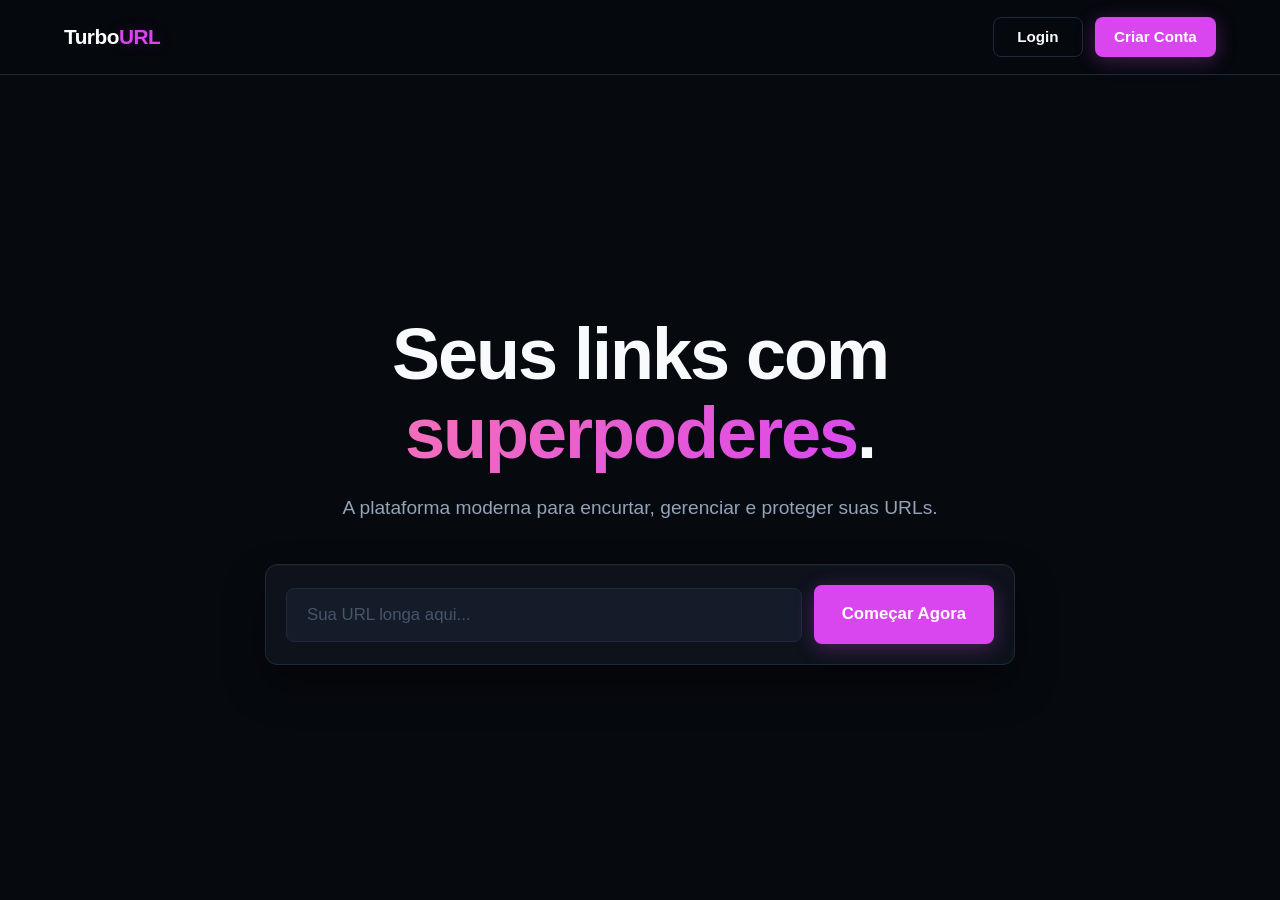
<file: index.html>
<!DOCTYPE html>
<html lang="pt-BR">

<head>
    <meta charset="UTF-8">
    <meta name="viewport" content="width=device-width, initial-scale=1.0">
    <title>TurboURL | Encurtador de URL</title>
    <link rel="stylesheet" href="style.css">
</head>

<body>

    <nav class="navbar">
        <a href="index.html" class="brand">
            Turbo<span>URL</span>
        </a>

        <div id="nav-actions"></div>
    </nav>

    <main class="container hero">

        <h1 class="hero-title animate">
            Seus links com
            <span>superpoderes</span>.
        </h1>

        <p class="hero-subtitle animate">
            A plataforma moderna para encurtar, gerenciar e proteger suas URLs.
        </p>

        <div class="hero-form">
            <div class="card hero-card animate">

                <input type="url" name="url" placeholder="Sua URL longa aqui..." class="form-control">

                <a href="register.html" class="btn btn-primary">
                    Começar Agora
                </a>

            </div>
        </div>

    </main>

    <div id="toast" class="toast"></div>

    <script src="script.js"></script>

</body>

</html>
</file>
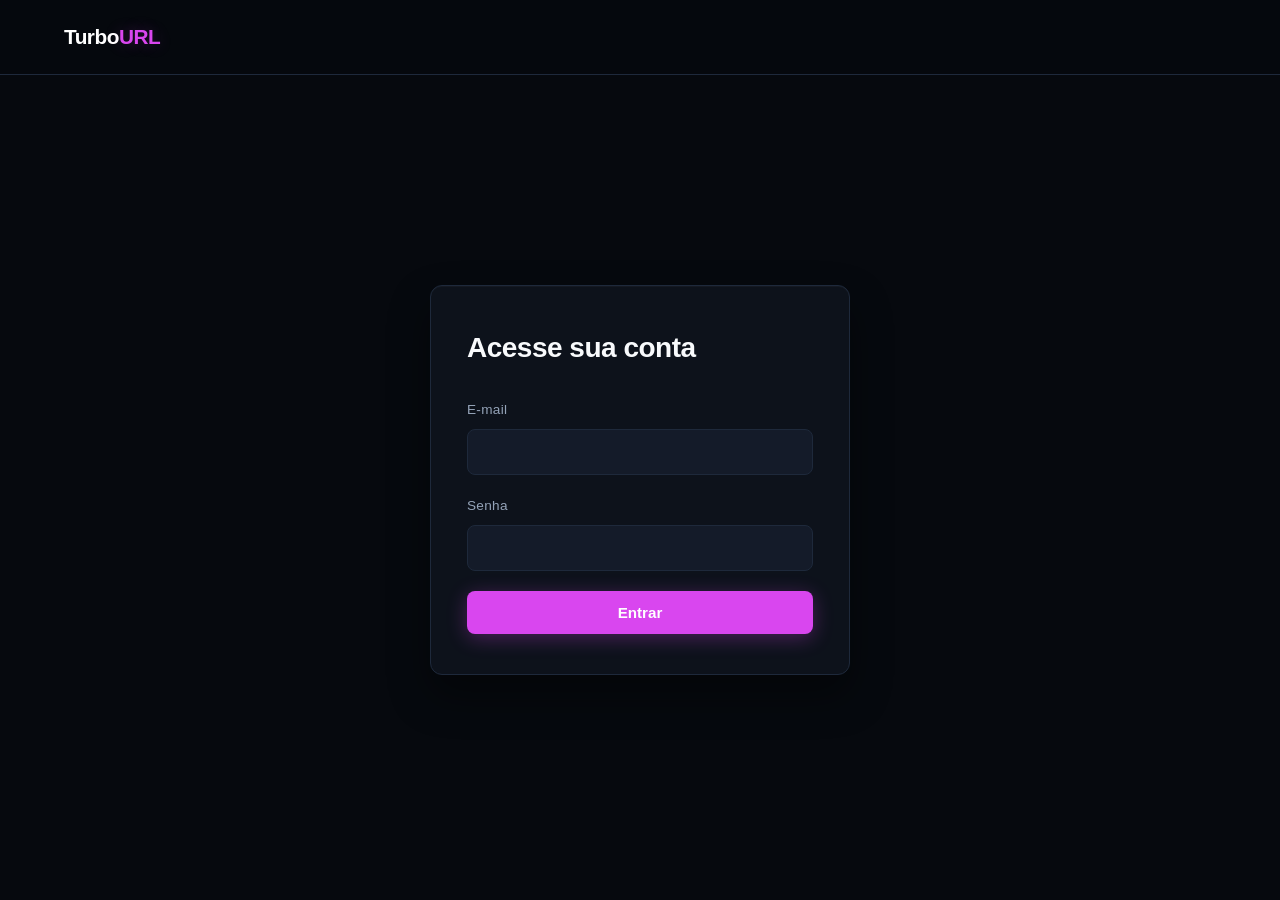
<file: dashboard.html>
<!DOCTYPE html>
<html lang="pt-BR">

<head>
    <meta charset="UTF-8">
    <meta name="viewport" content="width=device-width, initial-scale=1.0">
    <title>Dashboard | TurboURL</title>
    <link rel="stylesheet" href="style.css">
</head>

<body>
    <nav class="navbar">
        <a href="index.html" class="brand">Turbo<span>URL</span></a>
        <div id="nav-actions"></div>
    </nav>
    
    <main class="container dashboard-container">
        <h2 id="user-welcome">Olá!</h2>
        
        <div class="card">
            <h3>Novo Link</h3>
            <form onsubmit="Pages.shorten(event)" class="dashboard-form">
                <input type="url" name="url" placeholder="Sua URL longa aqui..." class="form-control" required>
                <select name="expiresIn" class="form-control">
                    <option value="1h">1 Hora</option>
                    <option value="6h">6 Horas</option>
                    <option value="12h">12 Horas</option>
                    <option value="1d">1 Dia</option>
                </select>
                <button type="submit" class="btn btn-primary">Encurtar</button>
            </form>
        </div>
        
        <h3>Seus Links</h3>
        <div id="links-list"></div>
        
        <div class="dashboard-footer">
            <a href="profile.html" class="btn btn-outline">Configurações de Conta</a>
        </div>
    </main>
    
    <div id="toast" class="toast"></div>
    <script src="script.js"></script>
</body>

</html>
</file>
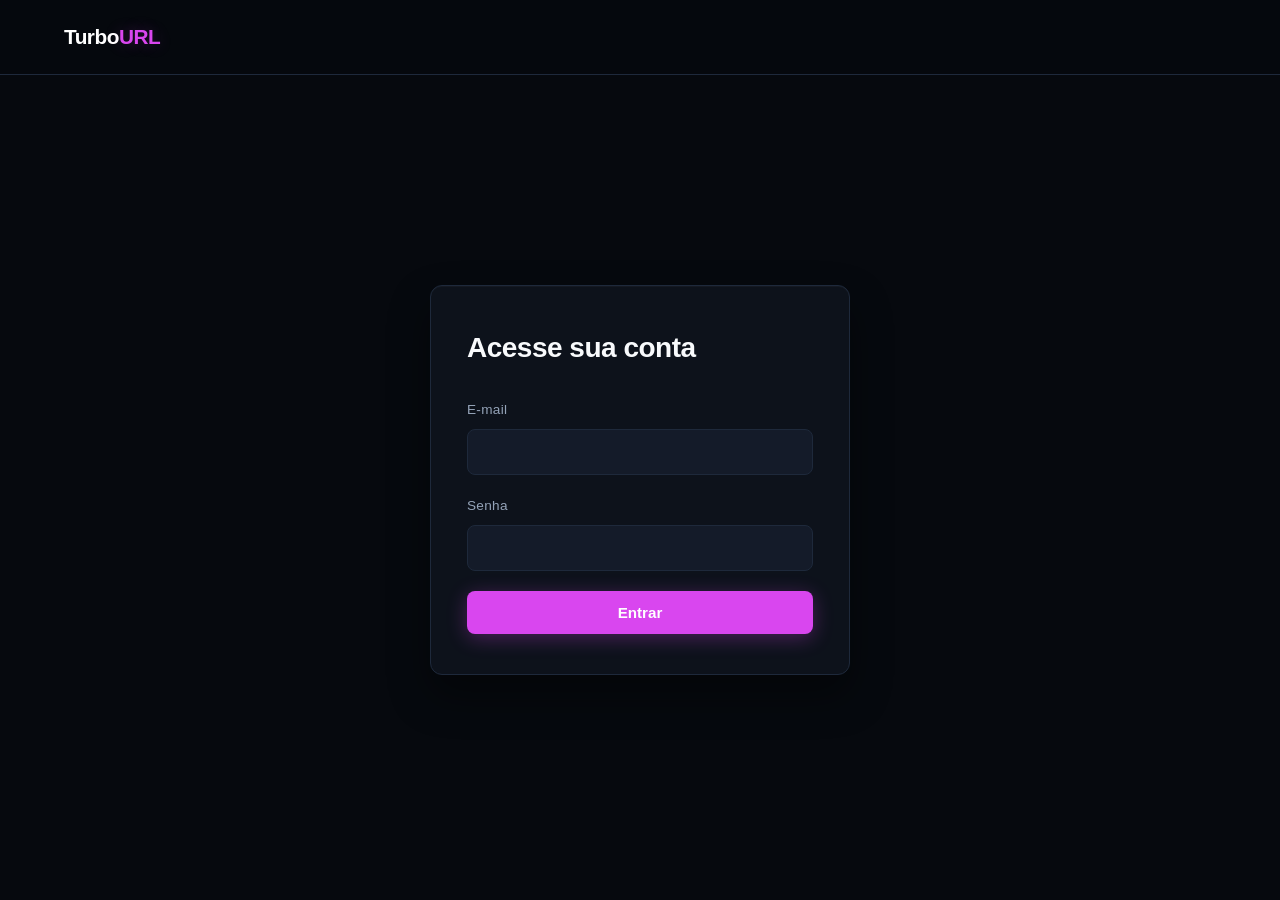
<file: login.html>
<!DOCTYPE html>
<html lang="pt-BR">

<head>
    <meta charset="UTF-8">
    <meta name="viewport" content="width=device-width, initial-scale=1.0">
    <title>Login | TurboURL</title>
    <link rel="stylesheet" href="style.css">
</head>

<body>
    <nav class="navbar">
        <a href="index.html" class="brand">Turbo<span>URL</span></a>
    </nav>
    
    <main class="auth-container">
        <div class="card auth-card animate">
            <h2>Acesse sua conta</h2>
            <form onsubmit="Pages.login(event)">
                <div>
                    <label>E-mail</label>
                    <input type="email" name="email" class="form-control" required>
                </div>
                <div>
                    <label>Senha</label>
                    <input type="password" name="password" class="form-control" required>
                </div>
                <button type="submit" class="btn btn-primary">Entrar</button>
            </form>
        </div>
    </main>
    
    <div id="toast" class="toast"></div>
    <script src="script.js"></script>
</body>

</html>
</file>
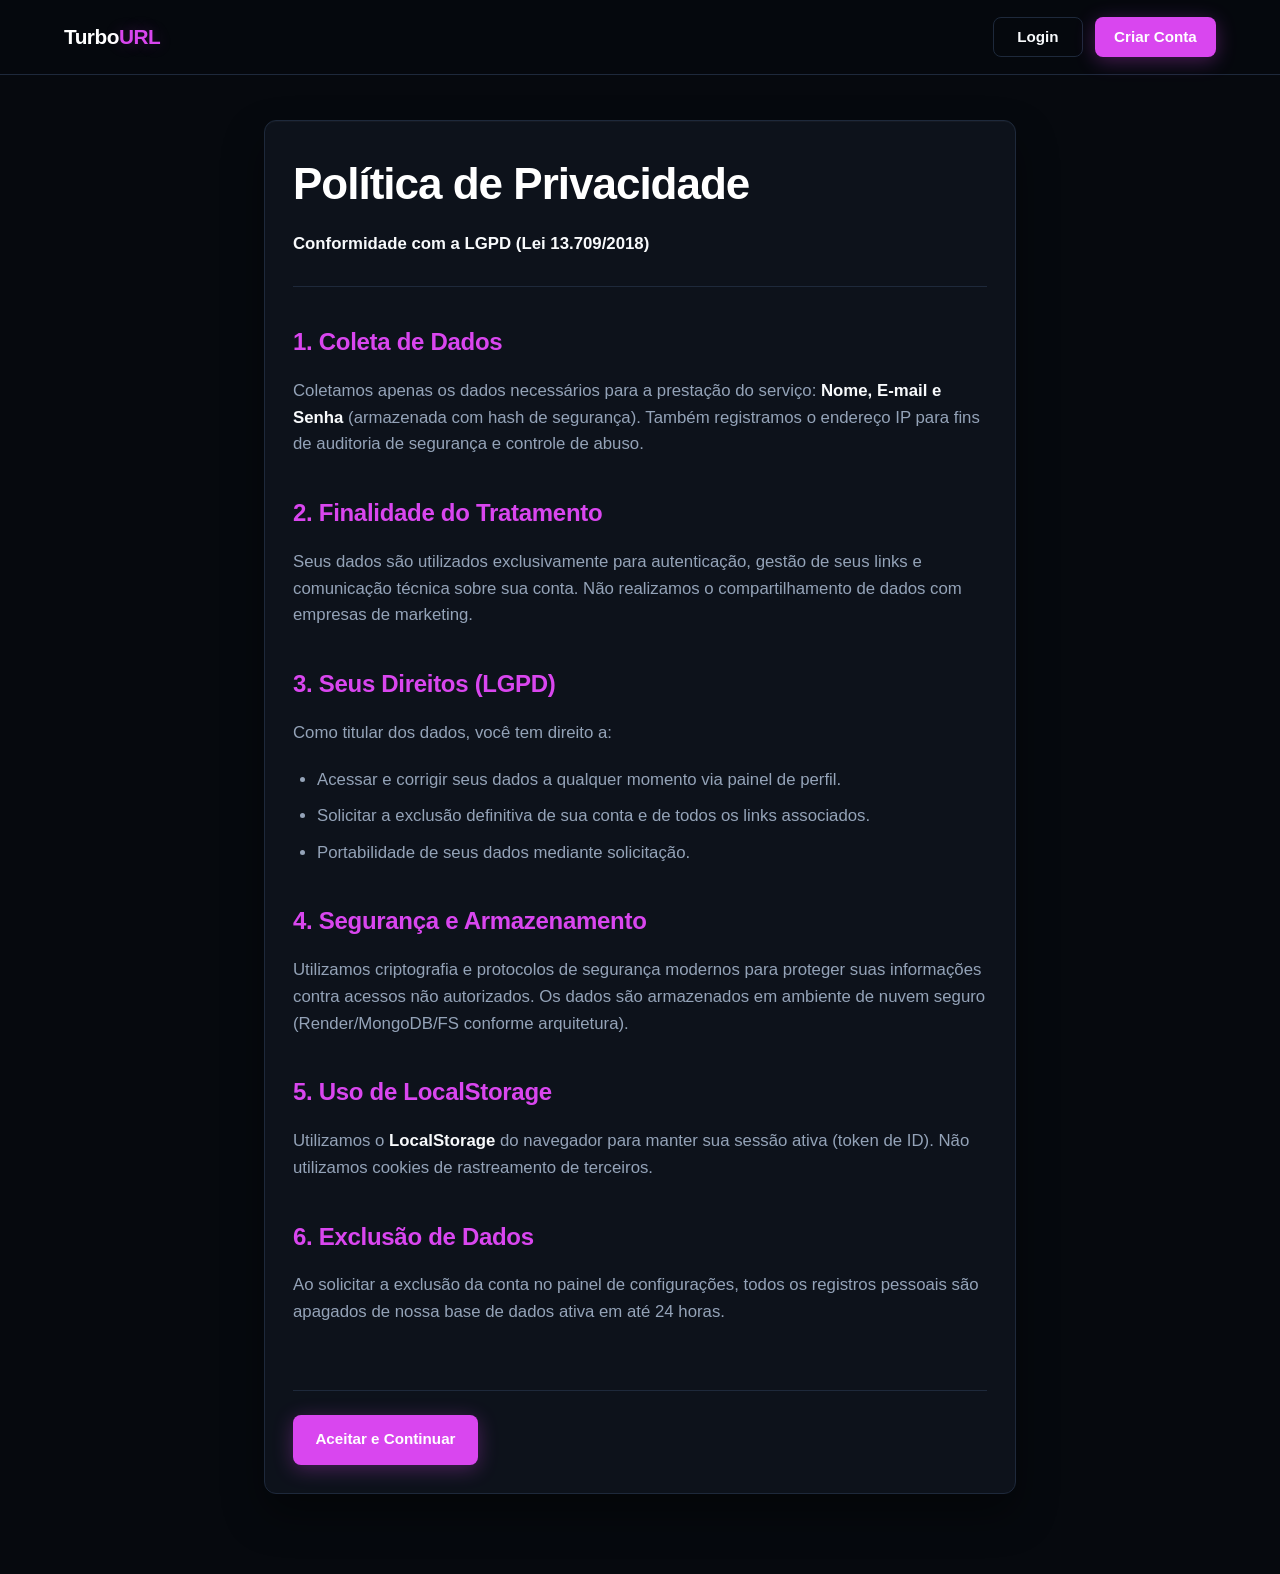
<file: privacy.html>
<!DOCTYPE html>
<html lang="pt-BR">

<head>
    <meta charset="UTF-8">
    <meta name="viewport" content="width=device-width, initial-scale=1.0">
    <title>Políticas de Privacidade | TurboURL</title>
    <link rel="stylesheet" href="style.css">
</head>

<body>
    <nav class="navbar">
        <a href="index.html" class="brand">Turbo<span>URL</span></a>
        <div id="nav-actions">
            <a href="register.html" class="btn btn-outline">Voltar ao Registro</a>
        </div>
    </nav>

    <main class="container animate legal-container">
        <div class="card legal-content">
            <h1 class="legal-title">Política de Privacidade</h1>
            <p><strong>Conformidade com a LGPD (Lei 13.709/2018)</strong></p>

            <hr class="form-divider">

            <h2>1. Coleta de Dados</h2>
            <p>Coletamos apenas os dados necessários para a prestação do serviço: <strong>Nome, E-mail e Senha</strong>
                (armazenada com hash de segurança). Também registramos o endereço IP para fins de auditoria de segurança
                e controle de abuso.</p>

            <h2>2. Finalidade do Tratamento</h2>
            <p>Seus dados são utilizados exclusivamente para autenticação, gestão de seus links e comunicação técnica
                sobre sua conta. Não realizamos o compartilhamento de dados com empresas de marketing.</p>

            <h2>3. Seus Direitos (LGPD)</h2>
            <p>Como titular dos dados, você tem direito a:</p>
            <ul class="legal-list">
                <li>Acessar e corrigir seus dados a qualquer momento via painel de perfil.</li>
                <li>Solicitar a exclusão definitiva de sua conta e de todos os links associados.</li>
                <li>Portabilidade de seus dados mediante solicitação.</li>
            </ul>

            <h2>4. Segurança e Armazenamento</h2>
            <p>Utilizamos criptografia e protocolos de segurança modernos para proteger suas informações contra acessos
                não autorizados. Os dados são armazenados em ambiente de nuvem seguro (Render/MongoDB/FS conforme
                arquitetura).</p>

            <h2>5. Uso de LocalStorage</h2>
            <p>Utilizamos o <strong>LocalStorage</strong> do navegador para manter sua sessão ativa (token de ID). Não
                utilizamos cookies de rastreamento de terceiros.</p>

            <h2>6. Exclusão de Dados</h2>
            <p>Ao solicitar a exclusão da conta no painel de configurações, todos os registros pessoais são apagados de
                nossa base de dados ativa em até 24 horas.</p>

            <div class="legal-footer">
                <a href="register.html" class="btn btn-primary">Aceitar e Continuar</a>
            </div>
        </div>
    </main>

    <div id="toast" class="toast"></div>
    <script src="script.js"></script>
</body>

</html>
</file>
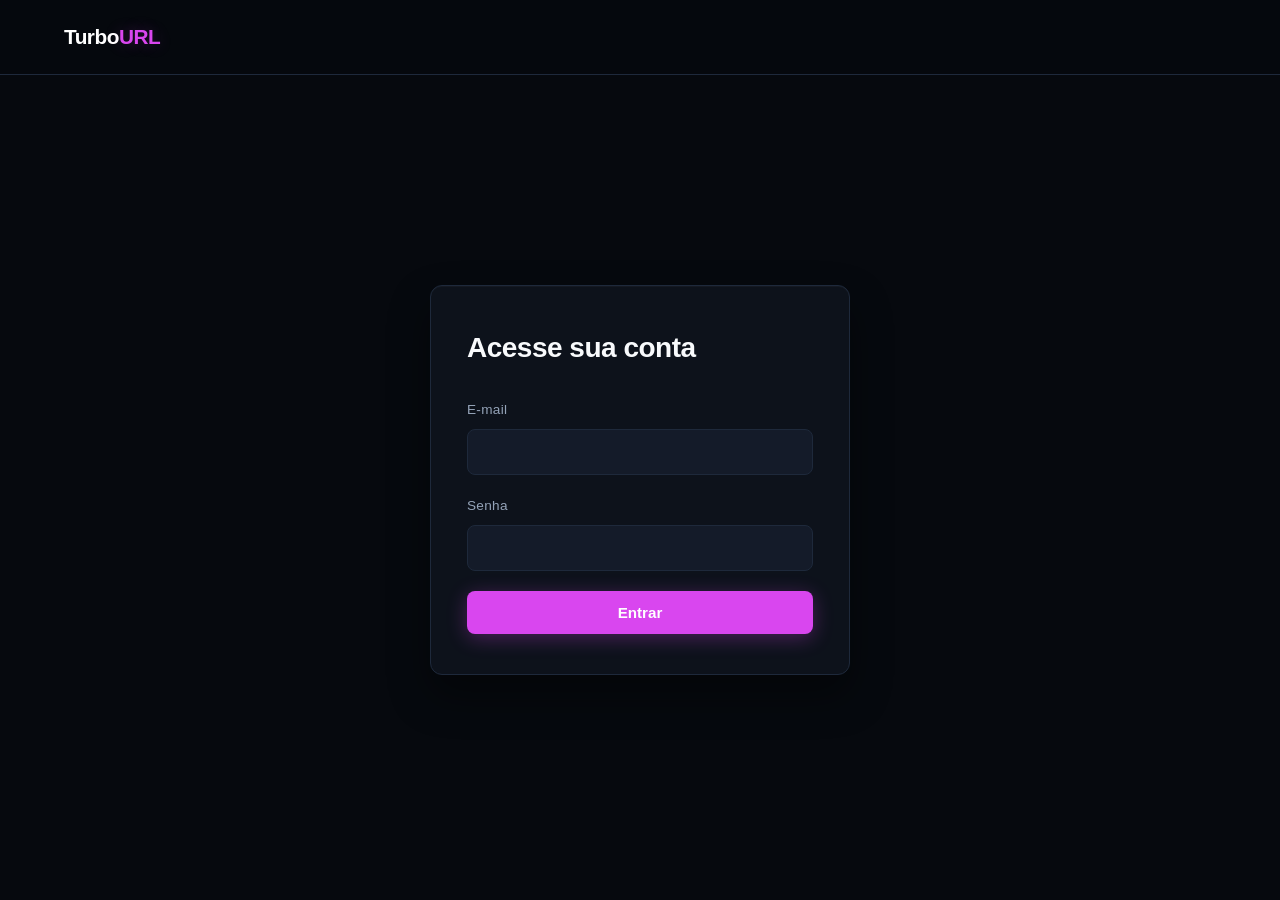
<file: profile.html>
<!DOCTYPE html>
<html lang="pt-BR">

<head>
    <meta charset="UTF-8">
    <meta name="viewport" content="width=device-width, initial-scale=1.0">
    <title>Perfil | TurboURL</title>
    <link rel="stylesheet" href="style.css">
</head>

<body>
    <nav class="navbar">
        <a href="index.html" class="brand">Turbo<span>URL</span></a>
        <div id="nav-actions"></div>
    </nav>
    
    <main class="auth-container">
        <div class="card auth-card animate">
            <h2>Configurações</h2>
            <form id="profile-form" onsubmit="Pages.updateProfile(event)">
                <div>
                    <label>Nome</label>
                    <input type="text" name="name" class="form-control">
                </div>
                <div>
                    <label>E-mail</label>
                    <input type="email" name="email" class="form-control">
                </div>
                <div>
                    <label>Nova Senha (opcional)</label>
                    <input type="password" name="password" class="form-control">
                </div>
                <button type="submit" class="btn btn-primary btn-full">Salvar Alterações</button>
            </form>
            <hr class="form-divider">
            <button onclick="Pages.deleteAccount()" class="btn btn-danger btn-full">Excluir Conta Permanentemente</button>
        </div>
    </main>
    
    <div id="toast" class="toast"></div>
    <script src="script.js"></script>
</body>

</html>
</file>
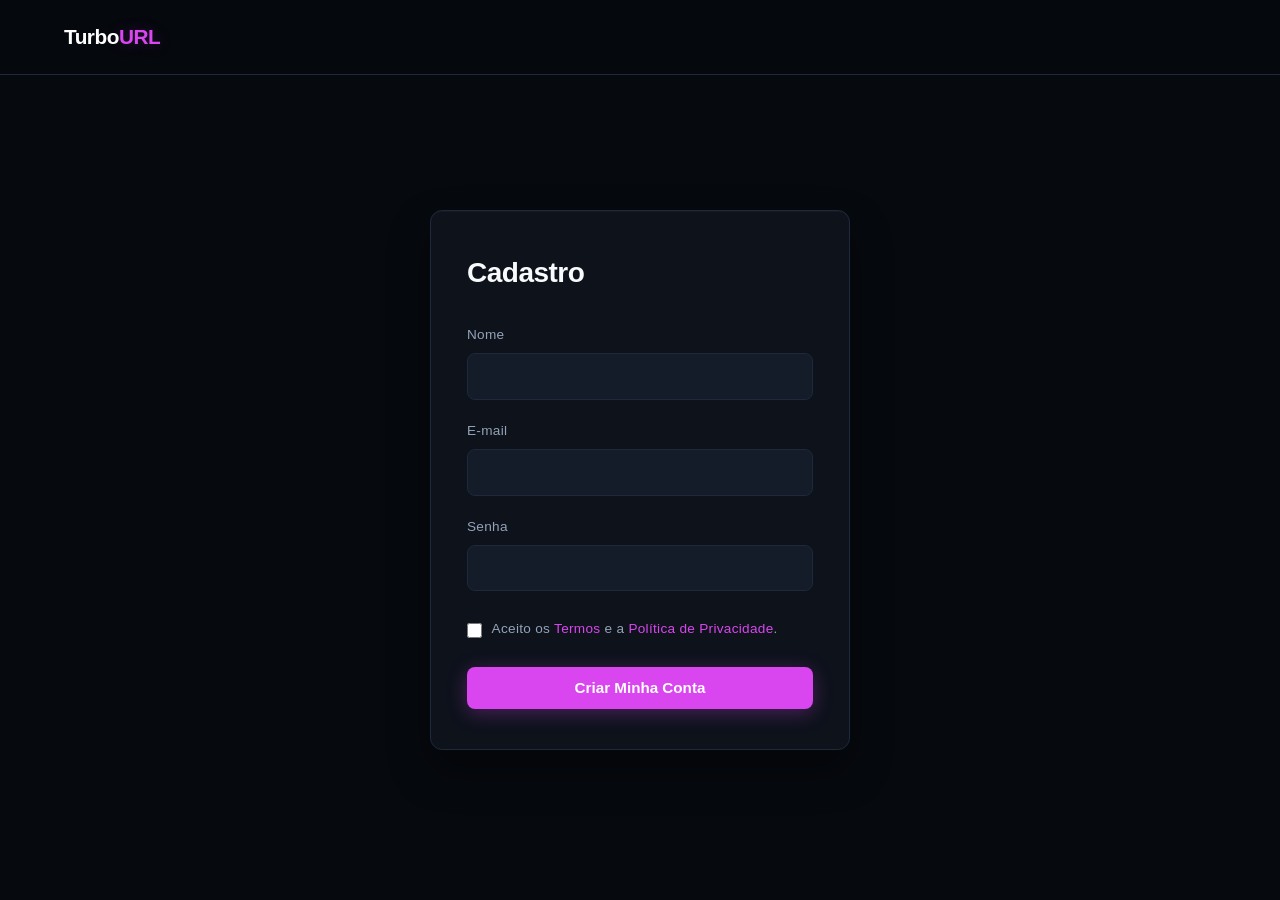
<file: register.html>
<!DOCTYPE html>
<html lang="pt-BR">

<head>
    <meta charset="UTF-8">
    <meta name="viewport" content="width=device-width, initial-scale=1.0">
    <title>Criar Conta | TurboURL</title>
    <link rel="stylesheet" href="style.css">
</head>

<body>
    <nav class="navbar">
        <a href="index.html" class="brand">Turbo<span>URL</span></a>
    </nav>
    
    <main class="auth-container">
        <div class="card auth-card animate">
            <h2>Cadastro</h2>
            <form onsubmit="Pages.register(event)">
                <div>
                    <label>Nome</label>
                    <input type="text" name="name" class="form-control" required>
                </div>
                <div>
                    <label>E-mail</label>
                    <input type="email" name="email" class="form-control" required>
                </div>
                <div>
                    <label>Senha</label>
                    <input type="password" name="password" class="form-control" required>
                </div>
                <div class="auth-checkbox">
                    <input type="checkbox" id="lgpd" required>
                    <label for="lgpd" style="margin-bottom: 0;">Aceito os <a href="terms.html">Termos</a> e a <a href="privacy.html">Política de Privacidade</a>.</label>
                </div>
                <button type="submit" class="btn btn-primary">Criar Minha Conta</button>
            </form>
        </div>
    </main>
    
    <div id="toast" class="toast"></div>
    <script src="script.js"></script>
</body>

</html>
</file>
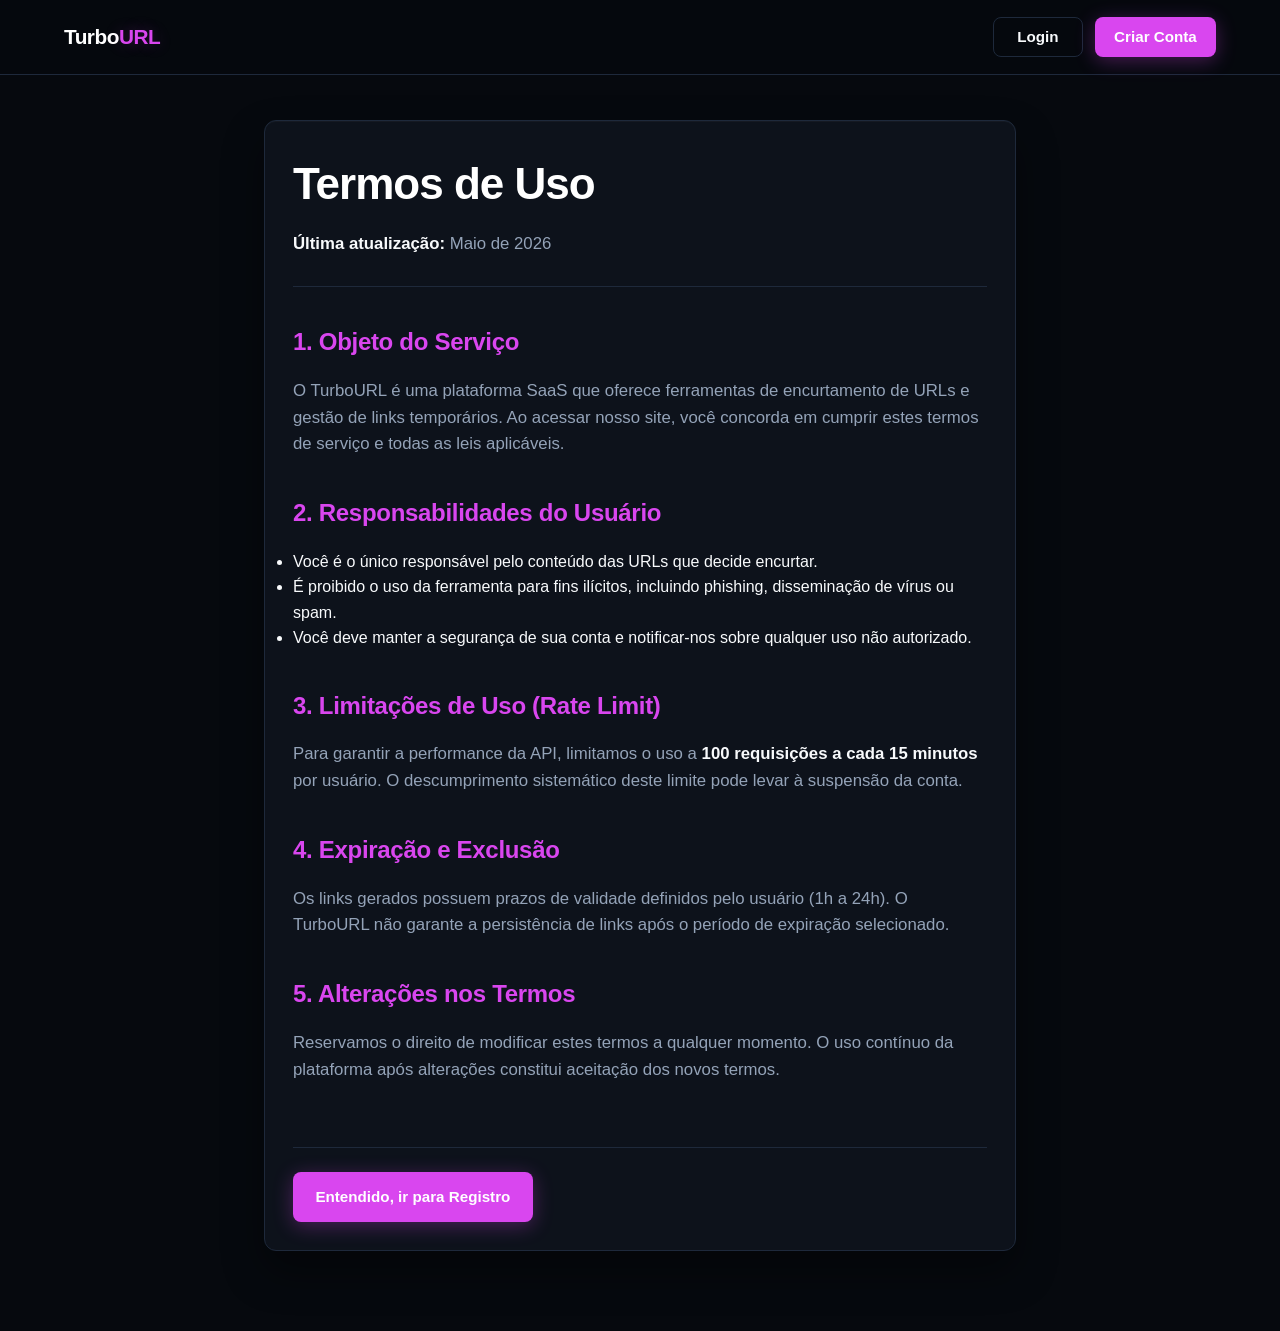
<file: terms.html>
<!DOCTYPE html>
<html lang="pt-BR">

<head>
    <meta charset="UTF-8">
    <meta name="viewport" content="width=device-width, initial-scale=1.0">
    <title>Termos de Uso | TurboURL</title>
    <link rel="stylesheet" href="style.css">
</head>

<body>
    <nav class="navbar">
        <a href="index.html" class="brand">Turbo<span>URL</span></a>
        <div id="nav-actions">
            <a href="register.html" class="btn btn-outline">Voltar ao Registro</a>
        </div>
    </nav>

    <main class="container animate legal-container">
        <div class="card legal-content">
            <h1 class="legal-title">Termos de Uso</h1>
            <p><strong>Última atualização:</strong> Maio de 2026</p>

            <hr class="form-divider">

            <h2>1. Objeto do Serviço</h2>
            <p>O TurboURL é uma plataforma SaaS que oferece ferramentas de encurtamento de URLs e gestão de links
                temporários. Ao acessar nosso site, você concorda em cumprir estes termos de serviço e todas as leis
                aplicáveis.</p>

            <h2>2. Responsabilidades do Usuário</h2>
            <ul>
                <li>Você é o único responsável pelo conteúdo das URLs que decide encurtar.</li>
                <li>É proibido o uso da ferramenta para fins ilícitos, incluindo phishing, disseminação de vírus ou
                    spam.</li>
                <li>Você deve manter a segurança de sua conta e notificar-nos sobre qualquer uso não autorizado.</li>
            </ul>

            <h2>3. Limitações de Uso (Rate Limit)</h2>
            <p>Para garantir a performance da API, limitamos o uso a <strong>100 requisições a cada 15 minutos</strong>
                por usuário. O descumprimento sistemático deste limite pode levar à suspensão da conta.</p>

            <h2>4. Expiração e Exclusão</h2>
            <p>Os links gerados possuem prazos de validade definidos pelo usuário (1h a 24h). O TurboURL não garante a
                persistência de links após o período de expiração selecionado.</p>

            <h2>5. Alterações nos Termos</h2>
            <p>Reservamos o direito de modificar estes termos a qualquer momento. O uso contínuo da plataforma após
                alterações constitui aceitação dos novos termos.</p>

            <div class="legal-footer">
                <a href="register.html" class="btn btn-primary">Entendido, ir para Registro</a>
            </div>
        </div>
    </main>

    <div id="toast" class="toast"></div>
    <script src="script.js"></script>
</body>

</html>
</file>
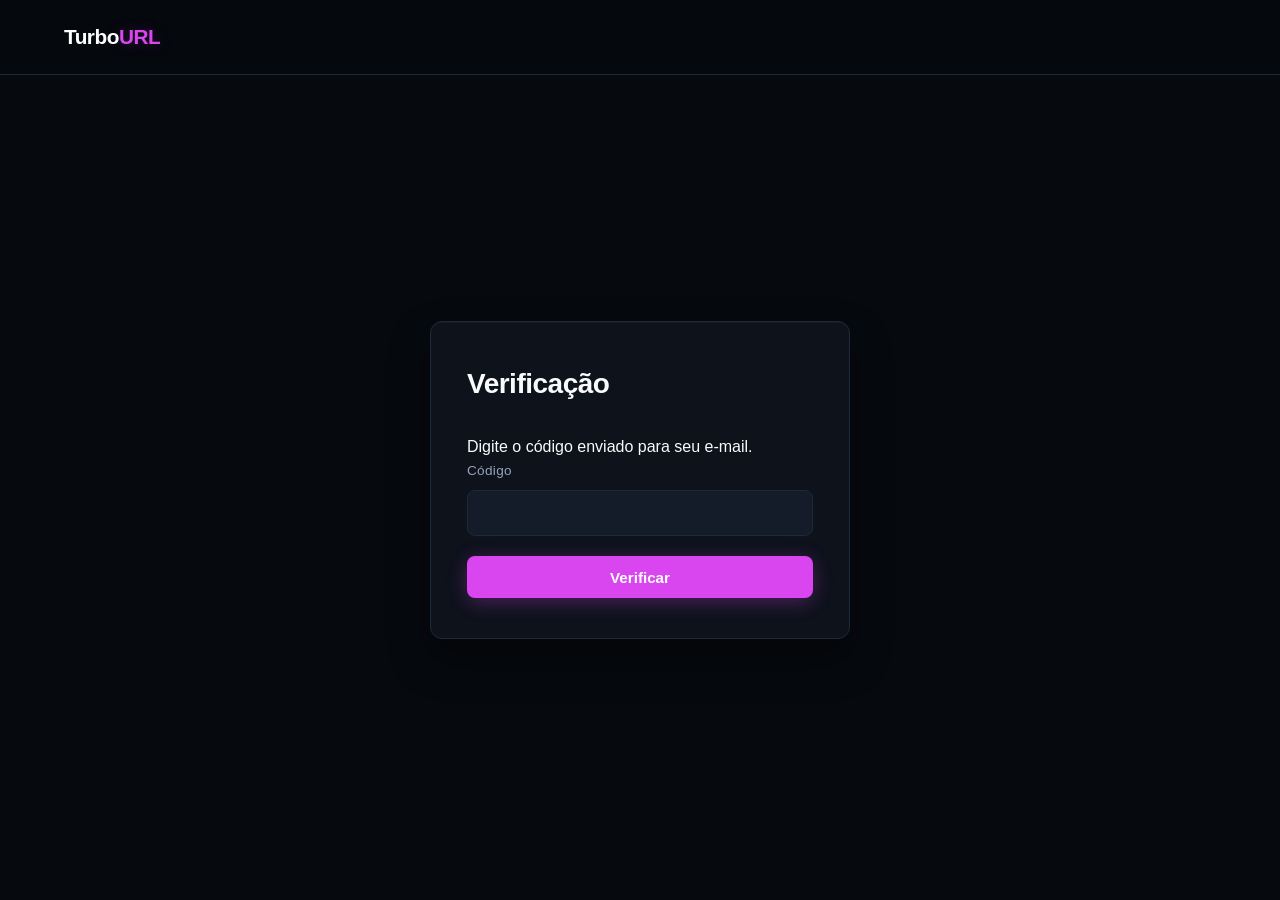
<file: verify.html>
<!DOCTYPE html>
<html lang="pt-BR">

<head>
    <meta charset="UTF-8">
    <meta name="viewport" content="width=device-width, initial-scale=1.0">
    <title>Verificar Login | TurboURL</title>
    <link rel="stylesheet" href="style.css">
</head>

<body>

    <nav class="navbar">
        <a href="index.html" class="brand">
            Turbo<span>URL</span>
        </a>
    </nav>

    <main class="auth-container">
        <div class="card auth-card animate">

            <h2>Verificação</h2>

            <p>
                Digite o código enviado para seu e-mail.
            </p>

            <form onsubmit="Pages.verifyLogin(event)">

                <div>
                    <label>Código</label>

                    <input type="text" name="code" class="form-control" required>
                </div>

                <button type="submit" class="btn btn-primary">
                    Verificar
                </button>

            </form>

        </div>
    </main>

    <div id="toast" class="toast"></div>

    <script src="script.js"></script>

</body>

</html>
</file>
<file: style.css>
/* ==========================================================================
   VARIÁVEIS DE SISTEMA (DESIGN SYSTEM)
   ========================================================================== */
:root {
    --bg-main: #06090E;
    --bg-card: #0D121B;
    --bg-input: #141B29;
    
    /* Cores Principais - Tom Fúcsia Neon Refinado */
    --primary: #D946EF;
    --primary-hover: #C026D3;
    --primary-glow: rgba(217, 70, 239, 0.25);
    
    /* Tipografia e Textos */
    --text-main: #F8FAFC;
    --text-muted: #94A3B8; /* Melhoria de contraste para acessibilidade */
    
    /* Estados de Feedback */
    --danger: #EF4444;
    --danger-hover: #DC2626;
    --success: #10B981;
    
    /* Estruturais */
    --border: #1E293B;
    --border-hover: #334155;
    --radius: 12px;
    --radius-sm: 8px;
    --transition: all 0.25s cubic-bezier(0.4, 0, 0.2, 1);
}

/* ==========================================================================
   RESETS E CONFIGURAÇÕES GERAIS
   ========================================================================== */
* {
    margin: 0;
    padding: 0;
    box-sizing: border-box;
    font-family: 'Inter', sans-serif;
    -webkit-font-smoothing: antialiased;
    -moz-osx-font-smoothing: grayscale;
}

html {
    font-size: 16px;
    scroll-behavior: smooth;
}

body {
    background: var(--bg-main);
    color: var(--text-main);
    line-height: 1.6;
    min-height: 100vh;
    overflow-x: hidden;
}

/* Scrollbar Personalizada */
::-webkit-scrollbar {
    width: 8px;
    height: 8px;
}

::-webkit-scrollbar-track {
    background: var(--bg-main);
}

::-webkit-scrollbar-thumb {
    background: var(--border);
    border-radius: 999px;
    border: 2px solid var(--bg-main);
}

::-webkit-scrollbar-thumb:hover {
    background: var(--primary);
}

/* ==========================================================================
   COMPONENTES GLOBAIS (NAVBAR, CARDS, INPUTS, BOTÕES)
   ========================================================================== */

/* Navbar */
.navbar {
    position: fixed;
    top: 0;
    left: 0;
    width: 100%;
    height: 75px;
    background: rgba(6, 9, 14, 0.8);
    backdrop-filter: blur(16px);
    -webkit-backdrop-filter: blur(16px);
    border-bottom: 1px solid var(--border);
    display: flex;
    align-items: center;
    justify-content: space-between;
    padding: 0 5%;
    z-index: 1000;
}

.brand {
    text-decoration: none;
    color: #FFFFFF;
    font-size: 1.3rem;
    font-weight: 800;
    letter-spacing: -0.5px;
    transition: var(--transition);
}

.brand span {
    color: var(--primary);
    text-shadow: 0 0 15px var(--primary-glow);
}

.brand:hover {
    opacity: 0.95;
    transform: scale(1.02);
}

#nav-actions {
    display: flex;
    align-items: center;
    gap: 12px;
}

#nav-actions .btn {
    padding: 0.65rem 1.2rem;
    font-size: 0.95rem;
    white-space: nowrap;
    min-width: 90px; /* Garante que botões menores como 'Sair' fiquem do mesmo tamanho de 'Painel' */
    height: 40px;
}

/* Layout Container */
.container {
    width: 100%;
    max-width: 1200px;
    margin: 0 auto;
    padding: 0 1.5rem;
}

/* Cards */
.card {
    background: var(--bg-card);
    border: 1px solid var(--border);
    border-radius: var(--radius);
    padding: 1.75rem;
    box-shadow: 0 20px 40px rgba(0, 0, 0, 0.4), inset 0 1px 0 rgba(255, 255, 255, 0.03);
    transition: border-color 0.3s ease;
}

.card:hover {
    border-color: var(--border-hover);
}

/* Inputs e Controles de Formulário */
.form-control {
    width: 100%;
    padding: 0.85rem 1.1rem;
    background: var(--bg-input);
    border: 1px solid var(--border);
    border-radius: var(--radius-sm);
    color: #FFFFFF;
    font-size: 0.95rem;
    transition: var(--transition);
}

.form-control::placeholder {
    color: #475569;
}

.form-control:hover {
    border-color: var(--border-hover);
}

.form-control:focus {
    outline: none;
    border-color: var(--primary);
    background: calc(var(--bg-input) + #030303);
    box-shadow: 0 0 0 4px var(--primary-glow);
}

/* Fix definitivo de preenchimento automático (Autofill dos Navegadores) */
input:-webkit-autofill,
input:-webkit-autofill:hover, 
input:-webkit-autofill:focus, 
input:-webkit-autofill:active {
    -webkit-box-shadow: 0 0 0 100px var(--bg-input) inset !important;
    -webkit-text-fill-color: var(--text-main) !important;
    transition: background-color 5000s ease-in-out 0s;
}

/* Botões */
.btn {
    display: inline-flex;
    align-items: center;
    justify-content: center;
    text-decoration: none;
    border: none;
    border-radius: var(--radius-sm);
    cursor: pointer;
    font-weight: 600;
    font-size: 0.95rem;
    transition: var(--transition);
    padding: 0.8rem 1.4rem;
}

.btn-primary {
    background: var(--primary);
    color: #FFFFFF;
    box-shadow: 0 4px 20px rgba(217, 70, 239, 0.3);
}

.btn-primary:hover:not(:disabled) {
    background: var(--primary-hover);
    transform: translateY(-1px);
    box-shadow: 0 6px 24px rgba(217, 70, 239, 0.45);
}

.btn-primary:active:not(:disabled) {
    transform: translateY(0);
}

.btn-primary:disabled {
    opacity: 0.5;
    cursor: not-allowed;
}

.btn-outline {
    background: transparent;
    border: 1px solid var(--border);
    color: var(--text-main);
}

.btn-outline:hover {
    border-color: var(--primary);
    color: var(--primary);
    background: rgba(217, 70, 239, 0.05);
}

.btn-danger {
    background: transparent;
    color: var(--danger);
    border: 1px solid rgba(239, 68, 68, 0.4);
}

.btn-danger:hover {
    background: var(--danger);
    border-color: var(--danger);
    color: #FFFFFF;
    box-shadow: 0 4px 15px rgba(239, 68, 68, 0.2);
}

.btn-full {
    width: 100%;
}

.form-divider {
    border: 0;
    border-top: 1px solid var(--border);
    margin: 1.75rem 0;
}

/* ==========================================================================
   PÁGINAS ESPECÍFICAS
   ========================================================================== */

/* Landing Page / Hero Section */
.hero {
    min-height: 100vh;
    display: flex;
    flex-direction: column;
    justify-content: center;
    align-items: center;
    text-align: center;
    padding-top: 80px;
}

.hero-title {
    width: 100%;
    max-width: 900px;
    font-size: clamp(2.5rem, 7vw, 4.5rem);
    font-weight: 800;
    letter-spacing: -2px;
    line-height: 1.1;
    margin-bottom: 1.25rem;
}

.hero-title span {
    color: var(--primary);
    background: linear-gradient(135deg, #F472B6 0%, var(--primary) 100%);
    background-clip: text;
    -webkit-text-fill-color: transparent;
}

.hero-subtitle {
    max-width: 600px;
    font-size: clamp(1rem, 2vw, 1.2rem);
    color: var(--text-muted);
    margin-bottom: 2.5rem;
}

.hero-form {
    width: 100%;
    display: flex;
    justify-content: center;
}

.hero-card {
    width: min(750px, 100%);
    display: flex;
    align-items: center;
    gap: 12px;
    padding: 1.25rem;
}

.hero-card .form-control {
    flex: 1;
    padding: 1rem 1.25rem;
    font-size: 1.05rem;
}

.hero-card .btn {
    padding: 1rem 1.75rem;
    font-size: 1.05rem;
}

/* Autenticação (Login, Cadastro e Configurações de Perfil) */
.auth-container {
    min-height: 100vh;
    display: flex;
    flex-direction: column;
    justify-content: center;
    align-items: center;
    padding: 100px 1.5rem 40px;
}

.auth-card {
    width: 100%;
    max-width: 420px;
    padding: 2.5rem 2.25rem;
}

.auth-card h2 {
    margin-bottom: 1.75rem;
    font-size: 1.75rem;
    font-weight: 700;
    letter-spacing: -0.5px;
}

.auth-card form {
    display: flex;
    flex-direction: column;
    gap: 1.25rem;
}

.auth-card label {
    display: block;
    font-size: 0.85rem;
    font-weight: 500;
    margin-bottom: 0.5rem;
    color: var(--text-muted);
    letter-spacing: 0.3px;
}

.auth-checkbox {
    display: flex;
    align-items: flex-start;
    gap: 0.6rem;
    font-size: 0.85rem;
    color: var(--text-muted);
    margin: 0.5rem 0;
    line-height: 1.4;
}

.auth-checkbox input[type="checkbox"] {
    margin-top: 0.2rem;
    accent-color: var(--primary);
    cursor: pointer;
    width: 15px;
    height: 15px;
}

.auth-checkbox a {
    color: var(--primary);
    text-decoration: none;
    font-weight: 500;
}

.auth-checkbox a:hover {
    text-decoration: underline;
}

/* Dashboard */
.dashboard-container {
    padding-top: 110px;
    max-width: 1000px; /* Evita que o painel estique indefinidamente em telas gigantes */
}

.dashboard-container h2 {
    margin-bottom: 1.75rem;
    font-size: 2rem;
    font-weight: 700;
    letter-spacing: -0.5px;
}

.dashboard-container h3 {
    margin-bottom: 1.25rem;
    font-size: 1.25rem;
    font-weight: 600;
    color: var(--text-main);
}

.dashboard-container .card {
    margin-bottom: 2.5rem;
}

.dashboard-form {
    display: flex;
    gap: 12px;
    align-items: flex-end;
}

.dashboard-form .form-control {
    flex: 2;
}

.dashboard-form select.form-control {
    flex: 1;
    min-width: 140px;
    cursor: pointer;
    appearance: none;
    background-image: url("data:image/svg+xml,%3Csvg xmlns='http://www.w3.org/2000/svg' fill='none' viewBox='0 0 24 24' stroke='%2394a3b8'%3E%3Cpath stroke-linecap='round' stroke-linejoin='round' stroke-width='2' d='M19 9l-7 7-7-7'/%3E%3C/svg%3E");
    background-repeat: no-repeat;
    background-position: right 1rem center;
    background-size: 1.2rem;
    padding-right: 2.5rem;
}

.dashboard-form .btn {
    padding: 0.85rem 1.75rem;
}

.dashboard-footer {
    margin-top: 3rem;
    padding-bottom: 3rem;
}

/* Listagem de Links Encurtados */
.link-item {
    background: var(--bg-card);
    border: 1px solid var(--border);
    border-radius: var(--radius);
    padding: 1.25rem 1.5rem;
    margin-bottom: 1rem;
    display: flex;
    justify-content: space-between;
    align-items: center;
    box-shadow: 0 4px 12px rgba(0,0,0,0.1);
    transition: var(--transition);
}

.link-item:hover {
    border-color: var(--border-hover);
    transform: translateX(2px);
}

/* Páginas Legais (Termos de Uso e Políticas) */
.legal-container {
    padding-top: 120px;
    padding-bottom: 80px;
    max-width: 800px;
}

.legal-title {
    font-size: 2.75rem;
    font-weight: 800;
    letter-spacing: -1px;
    margin-bottom: 0.75rem;
    color: #FFFFFF;
}

.legal-content h2 {
    color: var(--primary);
    margin: 2.25rem 0 1rem;
    font-size: 1.5rem;
    font-weight: 700;
    letter-spacing: -0.3px;
}

.legal-content p {
    margin-bottom: 1.25rem;
    color: var(--text-muted);
    font-size: 1.05rem;
}

.legal-content strong {
    color: var(--text-main);
}

.legal-list {
    color: var(--text-muted);
    margin-left: 1.5rem;
    margin-bottom: 1.5rem;
}

.legal-list li {
    margin-bottom: 0.6rem;
    font-size: 1.05rem;
}

.legal-footer {
    margin-top: 4rem;
    border-top: 1px solid var(--border);
    padding-top: 1.5rem;
}

/* ==========================================================================
   SISTEMA DE FEEDBACK (TOASTS) E ANIMAÇÕES
   ========================================================================== */

/* Componente Toast */
.toast {
    position: fixed;
    right: 24px;
    bottom: 24px;
    padding: 1rem 1.75rem;
    border-radius: var(--radius-sm);
    background: var(--bg-card);
    border: 1px solid var(--border);
    color: #FFFFFF;
    font-weight: 600;
    font-size: 0.95rem;
    opacity: 0;
    transform: translateY(20px) scale(0.95);
    transition: all 0.3s cubic-bezier(0.34, 1.56, 0.64, 1);
    z-index: 10000;
    box-shadow: 0 12px 32px rgba(0, 0, 0, 0.5), 0 0 0 1px rgba(255, 255, 255, 0.05);
}

.toast.show {
    opacity: 1;
    transform: translateY(0) scale(1);
}

/* Micro-Animações de entrada */
@keyframes fadeIn {
    from {
        opacity: 0;
        transform: translateY(14px);
    }
    to {
        opacity: 1;
        transform: translateY(0);
    }
}

.animate {
    animation: fadeIn .45s cubic-bezier(0.215, 0.610, 0.355, 1) forwards;
}

/* ==========================================================================
   MEDIA QUERIES (RESPONSIVIDADE COMPLETA)
   ========================================================================== */

/* Tablet e Telas Médias */
@media (max-width: 768px) {
    html {
        font-size: 15px;
    }

    .container {
        padding: 0 1.25rem;
    }

    .navbar {
        padding: 0 1.25rem;
        height: 70px;
    }

    .brand {
        font-size: 1.2rem;
    }

    #nav-actions {
        gap: 8px;
    }

    #nav-actions .btn {
        padding: 0.55rem 1rem;
        font-size: 0.9rem;
        min-width: 75px; /* Reduz ligeiramente a largura mínima em tablets para economizar espaço */
    }

    .hero-title {
        font-size: clamp(2.2rem, 9vw, 3.8rem);
        letter-spacing: -1px;
    }

    .hero-subtitle {
        padding: 0 0.5rem;
        margin-bottom: 2rem;
    }

    .hero-card {
        flex-direction: column;
        width: 100%;
        max-width: 500px;
        gap: 10px;
    }

    .hero-card .btn,
    .hero-card .form-control {
        width: 100%;
    }

    .auth-container {
        padding-top: 90px;
    }

    .auth-card {
        max-width: 380px;
        padding: 2rem 1.75rem;
    }

    .dashboard-container {
        padding-top: 95px;
    }

    .dashboard-form {
        flex-wrap: wrap;
    }

    .dashboard-form select.form-control {
        min-width: 120px;
        flex: 1;
    }

    .link-item {
        flex-direction: column;
        gap: 1rem;
        align-items: stretch;
        text-align: center;
    }
}

/* Smartphones Modernos */
@media (max-width: 480px) {
    html {
        font-size: 14px;
    }

    .navbar {
        height: 65px;
        padding: 0 1rem;
    }

    .brand {
        font-size: 1.1rem;
    }

    #nav-actions {
        gap: 6px;
    }

    #nav-actions .btn {
        padding: 0.5rem 0.85rem;
        font-size: 0.85rem;
        min-width: 65px; /* Ajuste para smartphones pequenos */
    }

    .hero {
        padding-top: 90px;
    }

    .hero-title {
        font-size: clamp(1.8rem, 8.5vw, 2.5rem);
        margin-bottom: 1rem;
    }

    .btn {
        padding: 0.75rem 1.25rem;
        font-size: 0.9rem;
    }

    .form-control {
        padding: 0.8rem 1rem;
        min-height: 44px;
    }

    .auth-card {
        padding: 1.5rem 1.25rem;
    }

    .auth-card h2 {
        font-size: 1.5rem;
        margin-bottom: 1.25rem;
    }

    .dashboard-form {
        flex-direction: column;
        gap: 10px;
    }

    .dashboard-form .form-control,
    .dashboard-form select.form-control,
    .dashboard-form .btn {
        width: 100%;
    }

    .legal-container {
        padding-top: 90px;
        padding-bottom: 40px;
    }

    .legal-title {
        font-size: 2rem;
    }

    .toast {
        left: 16px;
        right: 16px;
        bottom: 16px;
        width: auto;
        padding: 0.85rem 1.25rem;
        text-align: center;
    }
}

/* Celulares de Tela Muito Reduzida */
@media (max-width: 360px) {
    #nav-actions .btn {
        padding: 0.45rem 0.75rem;
        font-size: 0.8rem;
        min-width: 55px;
    }
    
    .hero-title {
        font-size: 1.7rem;
    }
}
</file>
